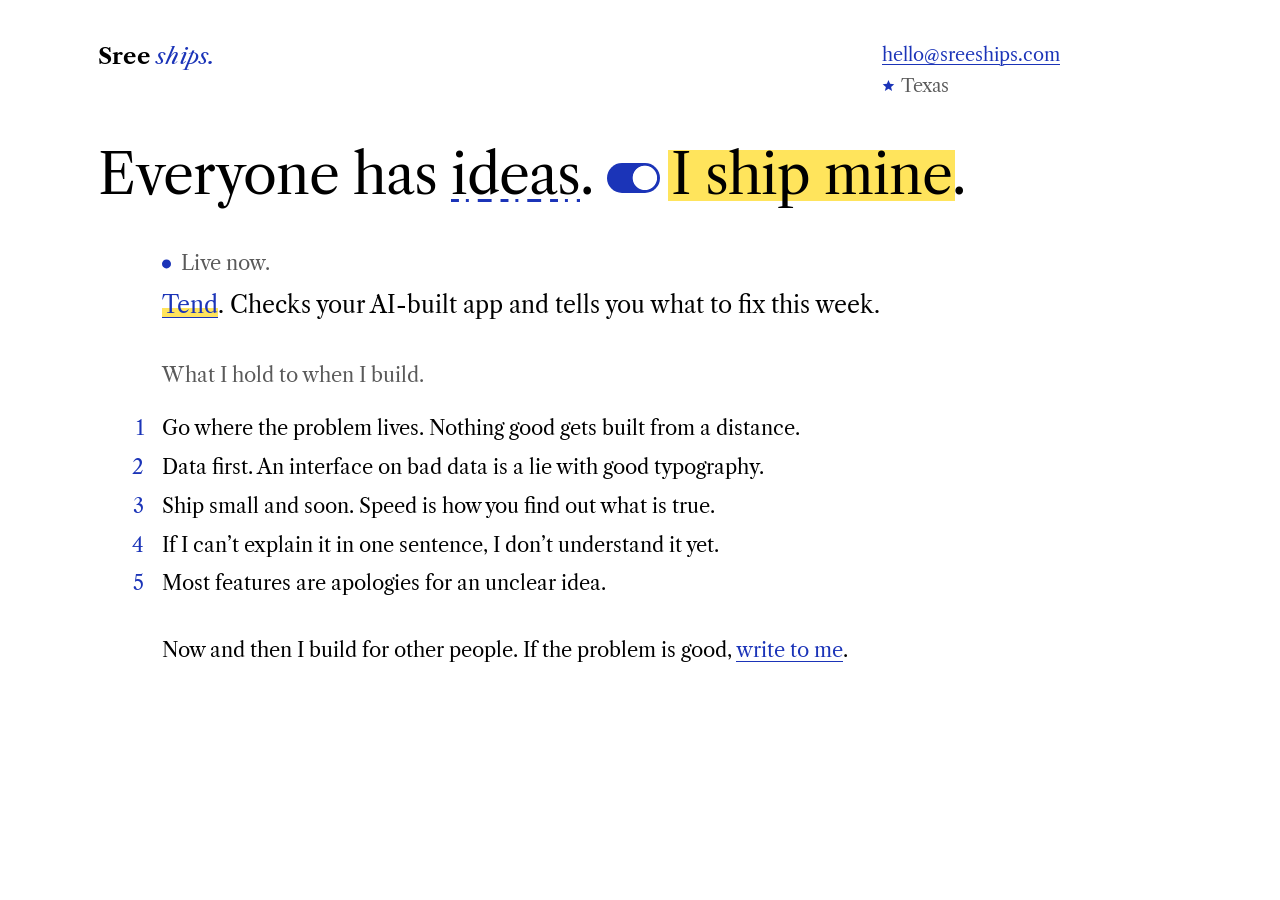
<file: index.html>
<!doctype html>
<html lang="en">
  <head>
    <meta charset="UTF-8" />
    <meta name="viewport" content="width=device-width, initial-scale=1.0" />
    <title>Sree</title>
    <meta name="description" content="Sree builds software products and ships them. Everyone has ideas. I ship mine." />
    <meta name="theme-color" content="#ffffff" />
    <link rel="canonical" href="https://sreeships.com/" />
    <meta property="og:type" content="website" />
    <meta property="og:url" content="https://sreeships.com/" />
    <meta property="og:title" content="Sree" />
    <meta property="og:description" content="Everyone has ideas. I ship mine." />
    <meta property="og:image" content="https://sreeships.com/og.png" />
    <meta property="og:image:width" content="1200" />
    <meta property="og:image:height" content="630" />
    <meta name="twitter:card" content="summary_large_image" />
    <link rel="icon" href="data:image/svg+xml,%3Csvg xmlns='http://www.w3.org/2000/svg' viewBox='0 0 32 32'%3E%3Crect width='32' height='32' fill='%23ffffff'/%3E%3Ctext x='16' y='25' text-anchor='middle' font-family='Georgia, serif' font-size='27' fill='%231b34b8'%3E%C2%A7%3C/text%3E%3C/svg%3E" />
    <link rel="stylesheet" crossorigin href="./assets/index-B5PxtpaS.css">
  </head>
  <body>
    <div id="root"><div class="mx-auto max-w-[59rem] px-[1.3rem] pt-[1.6rem] pb-[2.4rem] wide:px-[2.4rem] wide:py-[2rem]"><header class="wide:flex wide:items-start wide:justify-between"><p class="text-[1.1rem] font-bold tracking-[0.01em]">Sree <span class="ships font-normal text-pen italic">ships.</span></p><address class="mt-1 text-[0.9rem] leading-[1.7] not-italic wide:mt-0 wide:w-[15rem]"><a href="mailto:hello@sreeships.com">hello@sreeships.com</a><br/><span class="text-quiet"><svg aria-hidden="true" viewBox="0 0 24 24" class="star mr-[0.35em] inline-block h-[0.72em] w-[0.72em] fill-pen align-baseline"><path d="M12 1.8l3 7.2 7.7.6-5.9 5 1.9 7.6L12 18.1l-6.7 4.1 1.9-7.6-5.9-5 7.7-.6z"></path></svg>Texas</span></address></header><main><h1 class="mt-[2.2rem] max-w-[19.5em] text-[clamp(2rem,4.3vw,3.1rem)] leading-[1.17] font-normal tracking-[-0.018em] text-balance wide:mt-[2.1rem]">Everyone has <span class="data whitespace-nowrap">ideas</span>. <span class="thing whitespace-nowrap"><span class="sentence">I ship mine</span></span>.</h1><section id="products" aria-label="Products" class="mt-[1.7rem] max-w-[43rem] pl-[2.4rem] wide:mt-[2rem] wide:pl-[3.2rem]"><p class="mb-[0.3rem] text-quiet"><span aria-hidden="true" class="live"></span>Live now.</p><ul><li class="py-[0.2rem] text-[1.15rem] leading-[1.45]"><a href="https://tend.sreeships.com/" class="product-name">Tend</a>. Checks your AI-built app and tells you what to fix this week.</li></ul></section><section aria-label="What I believe about building" class="mt-[1.7rem] max-w-[43rem] pl-[2.4rem] wide:mt-[1.7rem] wide:pl-[3.2rem]"><p class="mb-[0.9rem] text-quiet">What I hold to when I build.</p><ol id="beliefs"><li class="relative py-[0.22rem] leading-[1.5]"><span class="n absolute -left-[2.4rem] w-[1.7rem] text-right text-pen wide:-left-[3.2rem] wide:w-[2.3rem]" style="--i:0">1</span>Go where the problem lives. Nothing good gets built from a distance.</li><li class="relative py-[0.22rem] leading-[1.5]"><span class="n absolute -left-[2.4rem] w-[1.7rem] text-right text-pen wide:-left-[3.2rem] wide:w-[2.3rem]" style="--i:1">2</span>Data first. An interface on bad data is a lie with good typography.</li><li class="relative py-[0.22rem] leading-[1.5]"><span class="n absolute -left-[2.4rem] w-[1.7rem] text-right text-pen wide:-left-[3.2rem] wide:w-[2.3rem]" style="--i:2">3</span>Ship small and soon. Speed is how you find out what is true.</li><li class="relative py-[0.22rem] leading-[1.5]"><span class="n absolute -left-[2.4rem] w-[1.7rem] text-right text-pen wide:-left-[3.2rem] wide:w-[2.3rem]" style="--i:3">4</span>If I can’t explain it in one sentence, I don’t understand it yet.</li><li class="relative py-[0.22rem] leading-[1.5]"><span class="n absolute -left-[2.4rem] w-[1.7rem] text-right text-pen wide:-left-[3.2rem] wide:w-[2.3rem]" style="--i:4">5</span>Most features are apologies for an unclear idea.</li></ol></section><p id="request" class="mt-[1.6rem] max-w-[42rem] wide:mt-[1.6rem] pl-[2.4rem] wide:pl-[3.2rem]">Now and then I build for other people. If the problem is good, <a href="mailto:hello@sreeships.com" class="whitespace-nowrap">write to me</a>.</p></main></div></div>
  </body>
</html>
</file>
<file: assets/index-B5PxtpaS.css>
/*! tailwindcss v4.3.5 | MIT License | https://tailwindcss.com */
@layer properties{@supports (((-webkit-hyphens:none)) and (not (margin-trim:block))) or ((-moz-orient:inline) and (not (color:rgb(from red r g b)))){*,:before,:after,::backdrop{--tw-leading:initial;--tw-font-weight:initial;--tw-tracking:initial}}}@layer theme{:root,:host{--font-sans:-apple-system, BlinkMacSystemFont, "Segoe UI", Roboto, "Helvetica Neue", "Noto Sans", Arial, sans-serif, "Apple Color Emoji", "Segoe UI Emoji", "Segoe UI Symbol", "Noto Color Emoji";--font-serif:"Libre Caslon Text", Georgia, "Times New Roman", serif;--font-mono:ui-monospace, SFMono-Regular, Menlo, Monaco, Consolas, "Liberation Mono", "Courier New", monospace;--spacing:.25rem;--font-weight-normal:400;--font-weight-bold:700;--default-font-family:var(--font-sans);--default-mono-font-family:var(--font-mono);--color-paper:#fff;--color-ink:#000;--color-pen:#1b34b8;--color-quiet:#5a5a5a;--color-marker:#ffe45c}}@layer base{*,:after,:before,::backdrop{box-sizing:border-box;border:0 solid;margin:0;padding:0}::file-selector-button{box-sizing:border-box;border:0 solid;margin:0;padding:0}html,:host{-webkit-text-size-adjust:100%;tab-size:4;line-height:1.5;font-family:var(--default-font-family,-apple-system, BlinkMacSystemFont, "Segoe UI", Roboto, "Helvetica Neue", "Noto Sans", Arial, sans-serif, "Apple Color Emoji", "Segoe UI Emoji", "Segoe UI Symbol", "Noto Color Emoji");font-feature-settings:var(--default-font-feature-settings,normal);font-variation-settings:var(--default-font-variation-settings,normal);-webkit-tap-highlight-color:transparent}hr{height:0;color:inherit;border-top-width:1px}abbr:where([title]){-webkit-text-decoration:underline dotted;text-decoration:underline dotted}h1,h2,h3,h4,h5,h6{font-size:inherit;font-weight:inherit}a{color:inherit;-webkit-text-decoration:inherit;-webkit-text-decoration:inherit;-webkit-text-decoration:inherit;-webkit-text-decoration:inherit;text-decoration:inherit}b,strong{font-weight:bolder}code,kbd,samp,pre{font-family:var(--default-mono-font-family,ui-monospace, SFMono-Regular, Menlo, Monaco, Consolas, "Liberation Mono", "Courier New", monospace);font-feature-settings:var(--default-mono-font-feature-settings,normal);font-variation-settings:var(--default-mono-font-variation-settings,normal);font-size:1em}small{font-size:80%}sub,sup{vertical-align:baseline;font-size:75%;line-height:0;position:relative}sub{bottom:-.25em}sup{top:-.5em}table{text-indent:0;border-color:inherit;border-collapse:collapse}:-moz-focusring:where(:not(iframe)){outline:auto}progress{vertical-align:baseline}summary{display:list-item}ol,ul,menu{list-style:none}img,svg,video,canvas,audio,iframe,embed,object{vertical-align:middle;display:block}img,video{max-width:100%;height:auto}button,input,select,optgroup,textarea{font:inherit;font-feature-settings:inherit;font-variation-settings:inherit;letter-spacing:inherit;color:inherit;opacity:1;background-color:#0000;border-radius:0}::file-selector-button{font:inherit;font-feature-settings:inherit;font-variation-settings:inherit;letter-spacing:inherit;color:inherit;opacity:1;background-color:#0000;border-radius:0}:where(select:is([multiple],[size])) optgroup{font-weight:bolder}:where(select:is([multiple],[size])) optgroup option{padding-inline-start:20px}::file-selector-button{margin-inline-end:4px}::placeholder{opacity:1}@supports (not ((-webkit-appearance:-apple-pay-button))) or (contain-intrinsic-size:1px){::placeholder{color:currentColor}@supports (color:color-mix(in lab, red, red)){::placeholder{color:color-mix(in oklab, currentcolor 50%, transparent)}}}textarea{resize:vertical}::-webkit-search-decoration{-webkit-appearance:none}::-webkit-date-and-time-value{min-height:1lh;text-align:inherit}::-webkit-datetime-edit{display:inline-flex}::-webkit-datetime-edit-fields-wrapper{padding:0}::-webkit-datetime-edit{padding-block:0}::-webkit-datetime-edit-year-field{padding-block:0}::-webkit-datetime-edit-month-field{padding-block:0}::-webkit-datetime-edit-day-field{padding-block:0}::-webkit-datetime-edit-hour-field{padding-block:0}::-webkit-datetime-edit-minute-field{padding-block:0}::-webkit-datetime-edit-second-field{padding-block:0}::-webkit-datetime-edit-millisecond-field{padding-block:0}::-webkit-datetime-edit-meridiem-field{padding-block:0}::-webkit-calendar-picker-indicator{line-height:1}:-moz-ui-invalid{box-shadow:none}button,input:where([type=button],[type=reset],[type=submit]){appearance:button}::file-selector-button{appearance:button}::-webkit-inner-spin-button{height:auto}::-webkit-outer-spin-button{height:auto}[hidden]:where(:not([hidden=until-found])){display:none!important}html{-webkit-text-size-adjust:100%;font-size:112.5%}@media (width>=60rem){html{font-size:125%}}body{background:var(--color-paper);color:var(--color-ink);font-family:var(--font-serif);-webkit-font-smoothing:antialiased;line-height:1.55}a{color:var(--color-pen);text-underline-offset:.18em;text-decoration-line:underline;text-decoration-thickness:1px}a:focus-visible{outline:2px solid var(--color-pen);outline-offset:3px}::selection{background:var(--color-pen);color:var(--color-paper)}}@layer components{.data{background-image:linear-gradient(90deg, var(--color-pen) 0 16%, transparent 16% 30%, var(--color-pen) 30% 37%, transparent 37% 54%, var(--color-pen) 54% 82%, transparent 82% 100%);-webkit-box-decoration-break:clone;box-decoration-break:clone;background-position:0 91%;background-repeat:repeat-x;background-size:.9em .06em;animation:1.8s linear infinite stream}.thing:before{content:"";vertical-align:.03em;background-color:var(--color-pen);background-image:radial-gradient(circle,#fff 0 56%,#0000 60%);background-position:100%;background-repeat:no-repeat;background-size:.54em .54em;border-radius:1em;width:.96em;height:.54em;margin-right:.2em;transition:background-position .18s,background-color .18s;animation:.4s 1.2s backwards flip;display:inline-block}.thing:hover:before{background-color:#b4b4b4;background-position:0}.sentence{background-image:linear-gradient(transparent 0 14%, var(--color-marker) 14% 90%, transparent 90%);-webkit-box-decoration-break:clone;box-decoration-break:clone;background-repeat:no-repeat;background-size:0% 100%;margin:0 -.06em;padding:0 .06em;animation:.7s cubic-bezier(.2,.7,.2,1) 1.9s forwards mark}.product-name{background-image:linear-gradient(transparent 0 62%, var(--color-marker) 62% 94%, transparent 94%);background-repeat:no-repeat;background-size:0% 100%;animation:.45s cubic-bezier(.2,.7,.2,1) 2.65s forwards mark}.live{background:var(--color-pen);border-radius:50%;width:.44em;height:.44em;margin-right:.5em;animation:3.2s ease-in-out infinite breathe;display:inline-block;transform:translateY(-.08em)}@keyframes breathe{50%{opacity:.4}}.n{animation:soak .3s ease-out calc(3.1s + var(--i) * .11s) 1 backwards}@keyframes soak{0%{color:#b9b9b9}}.ships{animation:.6s cubic-bezier(.2,.7,.2,1) .25s both sail;display:inline-block}@keyframes stream{to{background-position:.9em 91%}}@keyframes flip{0%{background-color:#b4b4b4;background-position:0}}@keyframes mark{to{background-size:100% 100%}}@keyframes sail{0%{opacity:0;transform:translate(-.9em)}}@media (prefers-reduced-motion:reduce){.data,.thing:before,.live,.n,.ships{animation:none}.sentence,.product-name{background-size:100% 100%;animation:none}}}@layer utilities{.absolute{position:absolute}.relative{position:relative}.-left-\[2\.4rem\]{left:-2.4rem}.mx-auto{margin-inline:auto}.mt-1{margin-top:var(--spacing)}.mt-\[1\.6rem\]{margin-top:1.6rem}.mt-\[1\.7rem\]{margin-top:1.7rem}.mt-\[2\.2rem\]{margin-top:2.2rem}.mr-\[0\.35em\]{margin-right:.35em}.mb-\[0\.3rem\]{margin-bottom:.3rem}.mb-\[0\.9rem\]{margin-bottom:.9rem}.contents{display:contents}.inline-block{display:inline-block}.h-\[0\.72em\]{height:.72em}.w-\[0\.72em\]{width:.72em}.w-\[1\.7rem\]{width:1.7rem}.max-w-\[19\.5em\]{max-width:19.5em}.max-w-\[42rem\]{max-width:42rem}.max-w-\[43rem\]{max-width:43rem}.max-w-\[59rem\]{max-width:59rem}.fill-pen{fill:var(--color-pen)}.px-\[1\.3rem\]{padding-inline:1.3rem}.py-\[0\.2rem\]{padding-block:.2rem}.py-\[0\.22rem\]{padding-block:.22rem}.pt-\[1\.6rem\]{padding-top:1.6rem}.pb-\[2\.4rem\]{padding-bottom:2.4rem}.pl-\[2\.4rem\]{padding-left:2.4rem}.text-right{text-align:right}.align-baseline{vertical-align:baseline}.text-\[0\.9rem\]{font-size:.9rem}.text-\[1\.1rem\]{font-size:1.1rem}.text-\[1\.15rem\]{font-size:1.15rem}.text-\[clamp\(2rem\,4\.3vw\,3\.1rem\)\]{font-size:clamp(2rem,4.3vw,3.1rem)}.leading-\[1\.5\]{--tw-leading:1.5;line-height:1.5}.leading-\[1\.7\]{--tw-leading:1.7;line-height:1.7}.leading-\[1\.17\]{--tw-leading:1.17;line-height:1.17}.leading-\[1\.45\]{--tw-leading:1.45;line-height:1.45}.font-bold{--tw-font-weight:var(--font-weight-bold);font-weight:var(--font-weight-bold)}.font-normal{--tw-font-weight:var(--font-weight-normal);font-weight:var(--font-weight-normal)}.tracking-\[-0\.018em\]{--tw-tracking:-.018em;letter-spacing:-.018em}.tracking-\[0\.01em\]{--tw-tracking:.01em;letter-spacing:.01em}.text-balance{text-wrap:balance}.whitespace-nowrap{white-space:nowrap}.text-pen{color:var(--color-pen)}.text-quiet{color:var(--color-quiet)}.italic{font-style:italic}.not-italic{font-style:normal}@media (width>=60rem){.wide\:-left-\[3\.2rem\]{left:-3.2rem}.wide\:mt-0{margin-top:0}.wide\:mt-\[1\.6rem\]{margin-top:1.6rem}.wide\:mt-\[1\.7rem\]{margin-top:1.7rem}.wide\:mt-\[2\.1rem\]{margin-top:2.1rem}.wide\:mt-\[2rem\]{margin-top:2rem}.wide\:flex{display:flex}.wide\:w-\[2\.3rem\]{width:2.3rem}.wide\:w-\[15rem\]{width:15rem}.wide\:items-start{align-items:flex-start}.wide\:justify-between{justify-content:space-between}.wide\:px-\[2\.4rem\]{padding-inline:2.4rem}.wide\:py-\[2rem\]{padding-block:2rem}.wide\:pl-\[3\.2rem\]{padding-left:3.2rem}}}@font-face{font-family:Libre Caslon Text;src:url(../fonts/libre-caslon-text-latin-400-normal.woff2)format("woff2");font-weight:400;font-style:normal;font-display:swap}@font-face{font-family:Libre Caslon Text;src:url(../fonts/libre-caslon-text-latin-400-italic.woff2)format("woff2");font-weight:400;font-style:italic;font-display:swap}@font-face{font-family:Libre Caslon Text;src:url(../fonts/libre-caslon-text-latin-700-normal.woff2)format("woff2");font-weight:700;font-style:normal;font-display:swap}@property --tw-leading{syntax:"*";inherits:false}@property --tw-font-weight{syntax:"*";inherits:false}@property --tw-tracking{syntax:"*";inherits:false}
</file>
